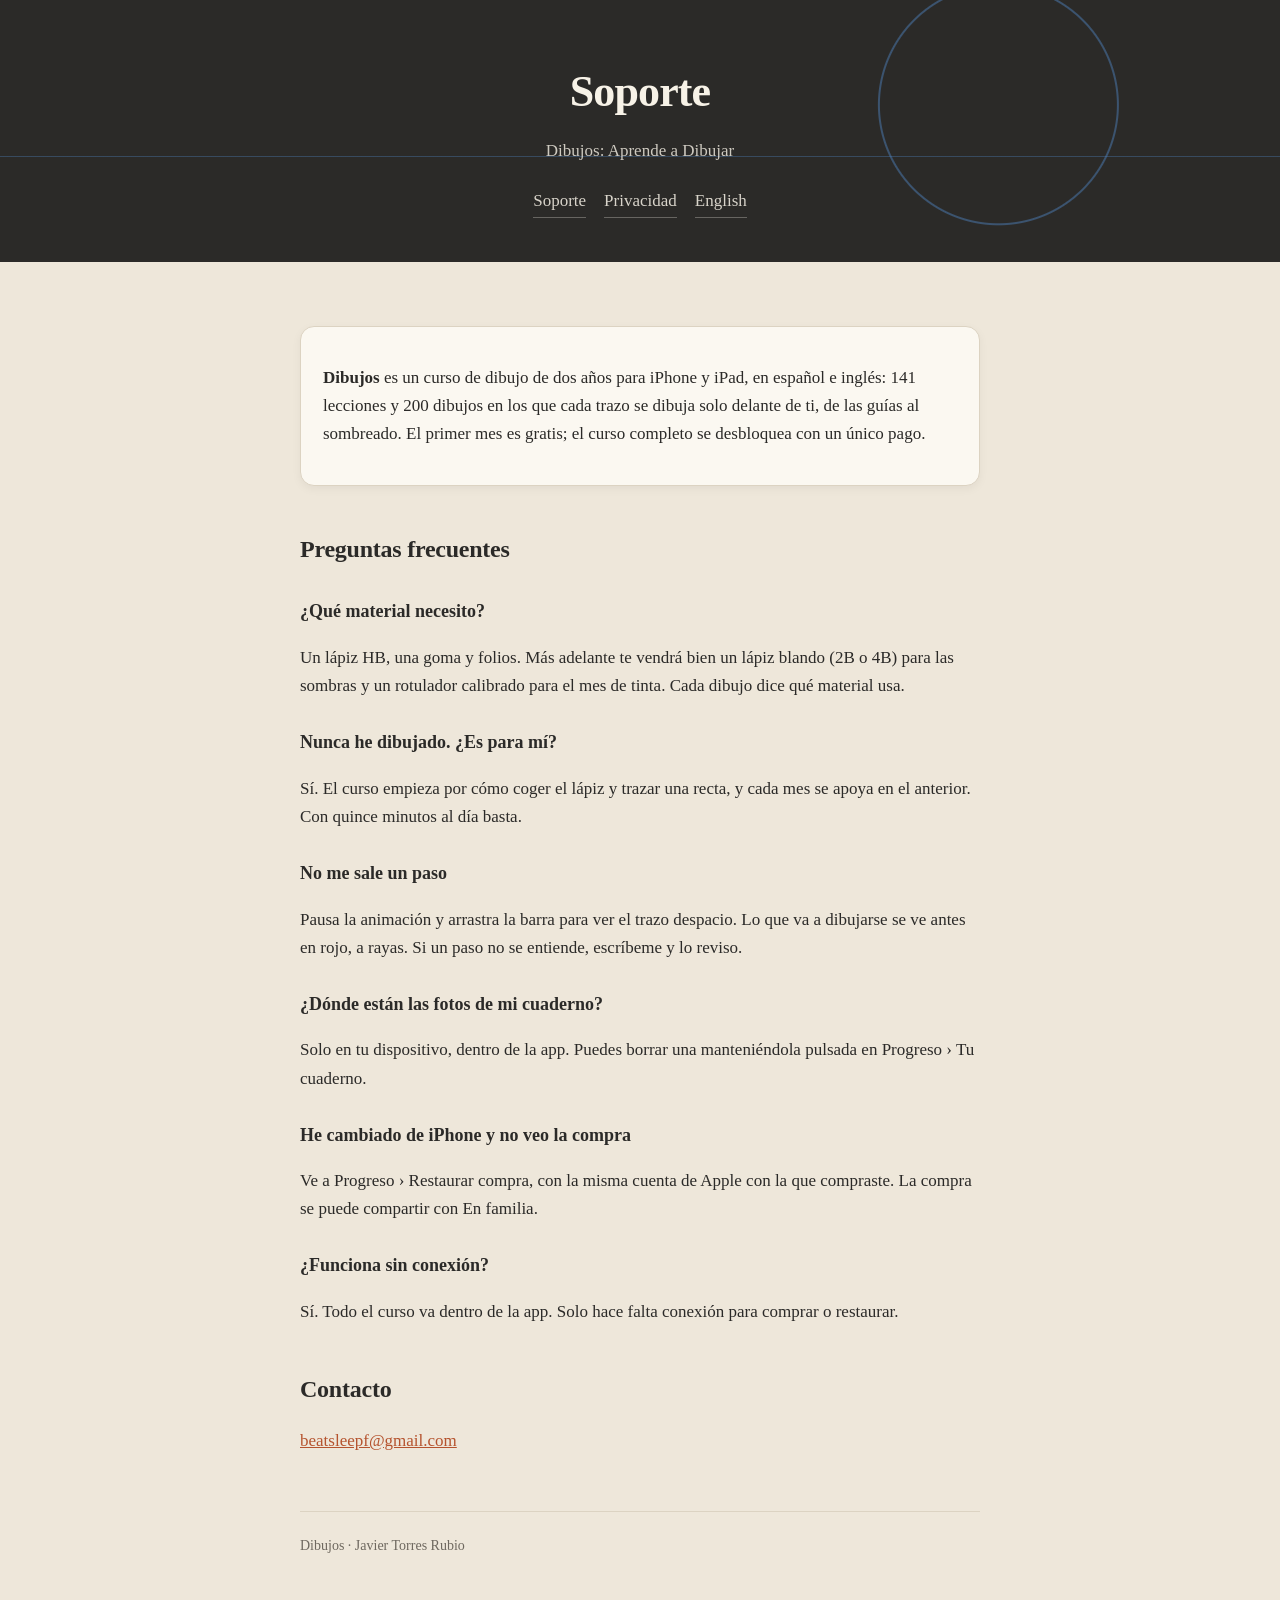
<file: index.html>
<!doctype html>
<html lang="es">
<head>
<meta charset="utf-8">
<meta name="viewport" content="width=device-width, initial-scale=1, viewport-fit=cover">
<title>Dibujos: aprende a dibujar paso a paso — Soporte</title>
<link rel="canonical" href="https://javi7899.github.io/dibujos-web/">
<link rel="alternate" hreflang="es" href="https://javi7899.github.io/dibujos-web/">
<link rel="alternate" hreflang="en" href="https://javi7899.github.io/dibujos-web/en/">
<meta name="description" content="Ayuda de Dibujos, el curso de dibujo de dos años en el que cada trazo se dibuja solo, paso a paso.">
<link rel="stylesheet" href="estilo.css">
</head>
<body>
<header>
  <h1>Soporte</h1>
  <p>Dibujos: Aprende a Dibujar</p>
  <nav><a href="index.html">Soporte</a> <a href="privacidad.html">Privacidad</a> <a href="en/" hreflang="en" lang="en">English</a></nav>
</header>
<main>
  <div class="card"><p><strong>Dibujos</strong> es un curso de dibujo de dos años para iPhone y iPad, en español e inglés: 141 lecciones y 200 dibujos en los que cada trazo se dibuja solo delante de ti, de las guías al sombreado. El primer mes es gratis; el curso completo se desbloquea con un único pago.</p></div>
  <h2>Preguntas frecuentes</h2>
  <h3>¿Qué material necesito?</h3>
  <p>Un lápiz HB, una goma y folios. Más adelante te vendrá bien un lápiz blando (2B o 4B) para las sombras y un rotulador calibrado para el mes de tinta. Cada dibujo dice qué material usa.</p>
  <h3>Nunca he dibujado. ¿Es para mí?</h3>
  <p>Sí. El curso empieza por cómo coger el lápiz y trazar una recta, y cada mes se apoya en el anterior. Con quince minutos al día basta.</p>
  <h3>No me sale un paso</h3>
  <p>Pausa la animación y arrastra la barra para ver el trazo despacio. Lo que va a dibujarse se ve antes en rojo, a rayas. Si un paso no se entiende, escríbeme y lo reviso.</p>
  <h3>¿Dónde están las fotos de mi cuaderno?</h3>
  <p>Solo en tu dispositivo, dentro de la app. Puedes borrar una manteniéndola pulsada en Progreso › Tu cuaderno.</p>
  <h3>He cambiado de iPhone y no veo la compra</h3>
  <p>Ve a Progreso › Restaurar compra, con la misma cuenta de Apple con la que compraste. La compra se puede compartir con En familia.</p>
  <h3>¿Funciona sin conexión?</h3>
  <p>Sí. Todo el curso va dentro de la app. Solo hace falta conexión para comprar o restaurar.</p>
  <h2>Contacto</h2>
  <p><span data-correo><noscript>beatsleepf (arroba) gmail.com</noscript></span></p>
  <footer>Dibujos · Javier Torres Rubio</footer>
</main>
<script src="contacto.js"></script>
</body>
</html>
</file>
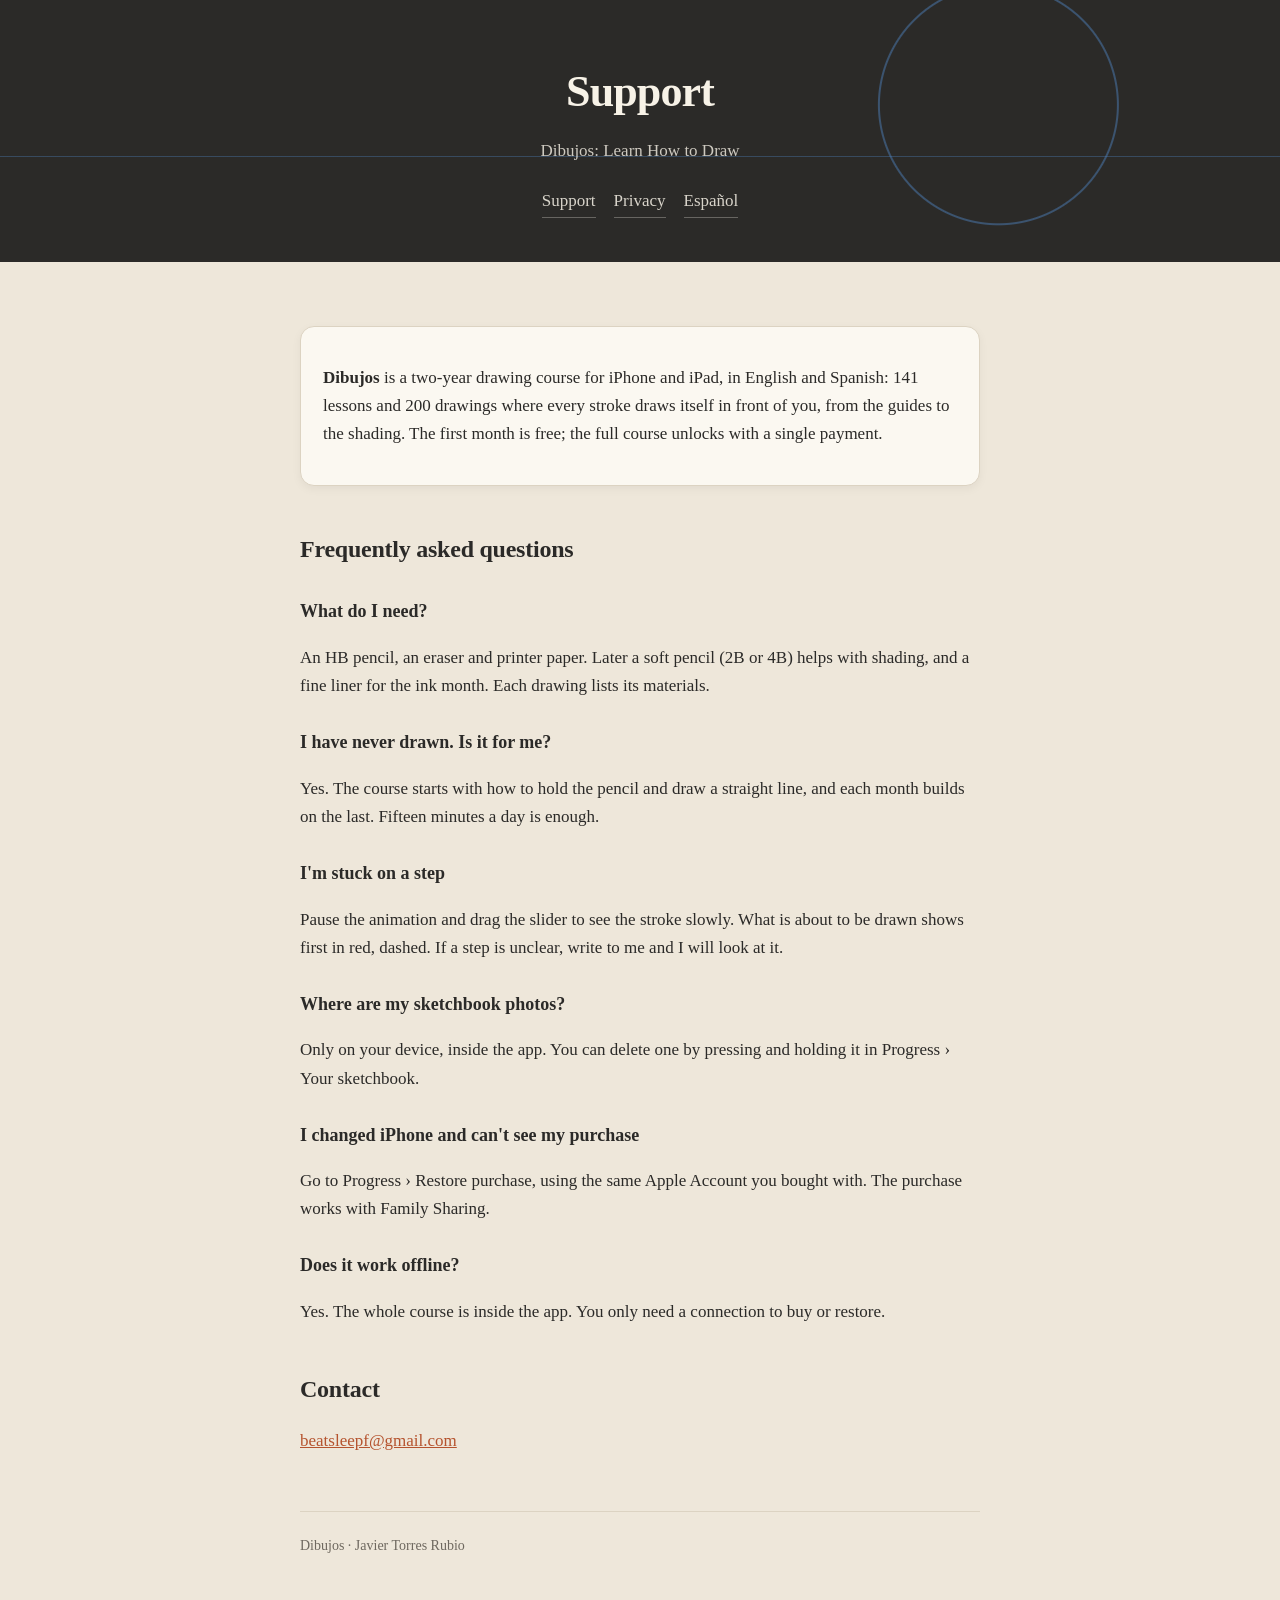
<file: en/index.html>
<!doctype html>
<html lang="en">
<head>
<meta charset="utf-8">
<meta name="viewport" content="width=device-width, initial-scale=1, viewport-fit=cover">
<title>Dibujos: learn to draw step by step — Support</title>
<link rel="canonical" href="https://javi7899.github.io/dibujos-web/en/">
<link rel="alternate" hreflang="es" href="https://javi7899.github.io/dibujos-web/">
<link rel="alternate" hreflang="en" href="https://javi7899.github.io/dibujos-web/en/">
<meta name="description" content="Help for Dibujos, the two-year drawing course where every stroke draws itself, step by step.">
<link rel="stylesheet" href="../estilo.css">
</head>
<body>
<header>
  <h1>Support</h1>
  <p>Dibujos: Learn How to Draw</p>
  <nav><a href="./">Support</a> <a href="privacy.html">Privacy</a> <a href="../" hreflang="es" lang="es">Español</a></nav>
</header>
<main>
  <div class="card"><p><strong>Dibujos</strong> is a two-year drawing course for iPhone and iPad, in English and Spanish: 141 lessons and 200 drawings where every stroke draws itself in front of you, from the guides to the shading. The first month is free; the full course unlocks with a single payment.</p></div>
  <h2>Frequently asked questions</h2>
  <h3>What do I need?</h3>
  <p>An HB pencil, an eraser and printer paper. Later a soft pencil (2B or 4B) helps with shading, and a fine liner for the ink month. Each drawing lists its materials.</p>
  <h3>I have never drawn. Is it for me?</h3>
  <p>Yes. The course starts with how to hold the pencil and draw a straight line, and each month builds on the last. Fifteen minutes a day is enough.</p>
  <h3>I'm stuck on a step</h3>
  <p>Pause the animation and drag the slider to see the stroke slowly. What is about to be drawn shows first in red, dashed. If a step is unclear, write to me and I will look at it.</p>
  <h3>Where are my sketchbook photos?</h3>
  <p>Only on your device, inside the app. You can delete one by pressing and holding it in Progress › Your sketchbook.</p>
  <h3>I changed iPhone and can't see my purchase</h3>
  <p>Go to Progress › Restore purchase, using the same Apple Account you bought with. The purchase works with Family Sharing.</p>
  <h3>Does it work offline?</h3>
  <p>Yes. The whole course is inside the app. You only need a connection to buy or restore.</p>
  <h2>Contact</h2>
  <p><span data-correo><noscript>beatsleepf (at) gmail.com</noscript></span></p>
  <footer>Dibujos · Javier Torres Rubio</footer>
</main>
<script src="contacto.js"></script>
</body>
</html>
</file>
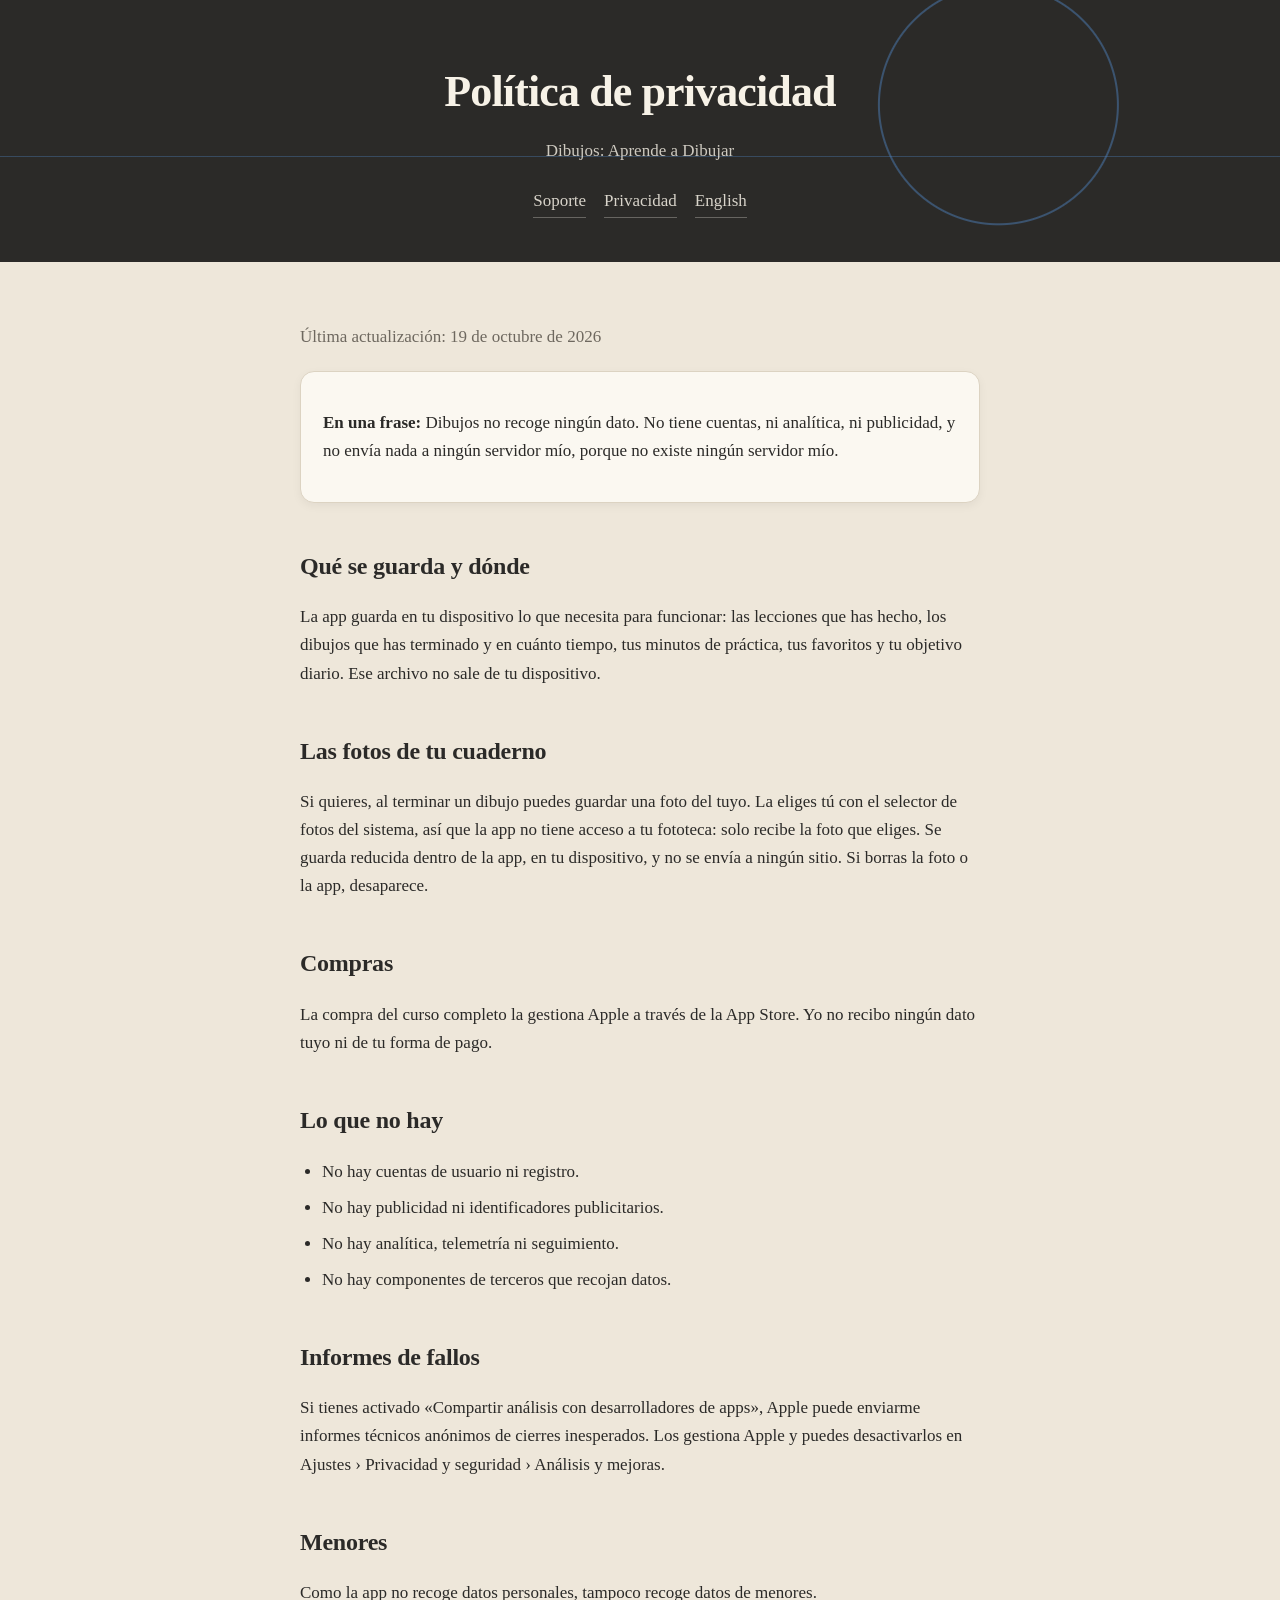
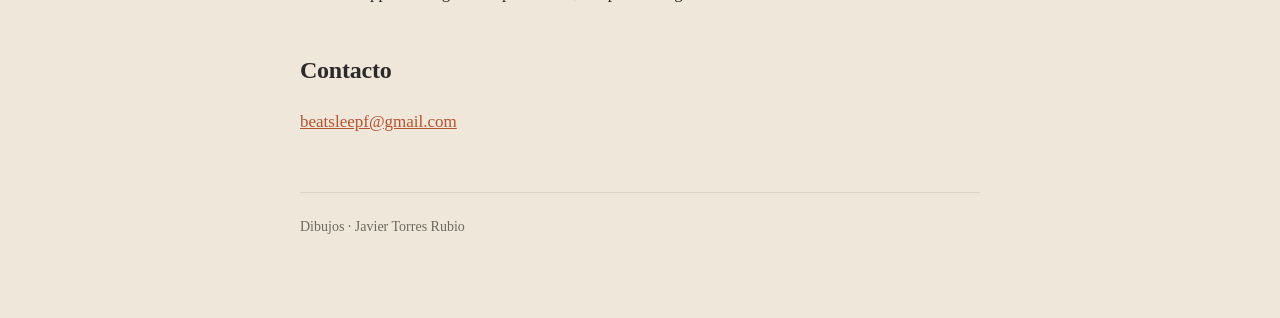
<file: privacidad.html>
<!doctype html>
<html lang="es">
<head>
<meta charset="utf-8">
<meta name="viewport" content="width=device-width, initial-scale=1, viewport-fit=cover">
<title>Política de privacidad de Dibujos</title>
<link rel="canonical" href="https://javi7899.github.io/dibujos-web/privacidad.html">
<link rel="alternate" hreflang="es" href="https://javi7899.github.io/dibujos-web/privacidad.html">
<link rel="alternate" hreflang="en" href="https://javi7899.github.io/dibujos-web/en/privacy.html">
<meta name="description" content="Dibujos no recoge datos: sin cuentas, sin analítica y sin publicidad. Tu progreso y tus fotos se quedan en tu dispositivo.">
<link rel="stylesheet" href="estilo.css">
</head>
<body>
<header>
  <h1>Política de privacidad</h1>
  <p>Dibujos: Aprende a Dibujar</p>
  <nav><a href="index.html">Soporte</a> <a href="privacidad.html">Privacidad</a> <a href="en/" hreflang="en" lang="en">English</a></nav>
</header>
<main>
  <p class="subtle">Última actualización: 19 de octubre de 2026</p>
  <div class="card"><p><strong>En una frase:</strong> Dibujos no recoge ningún dato. No tiene cuentas, ni analítica, ni publicidad, y no envía nada a ningún servidor mío, porque no existe ningún servidor mío.</p></div>
  <h2>Qué se guarda y dónde</h2>
  <p>La app guarda en tu dispositivo lo que necesita para funcionar: las lecciones que has hecho, los dibujos que has terminado y en cuánto tiempo, tus minutos de práctica, tus favoritos y tu objetivo diario. Ese archivo no sale de tu dispositivo.</p>
  <h2>Las fotos de tu cuaderno</h2>
  <p>Si quieres, al terminar un dibujo puedes guardar una foto del tuyo. La eliges tú con el selector de fotos del sistema, así que la app no tiene acceso a tu fototeca: solo recibe la foto que eliges. Se guarda reducida dentro de la app, en tu dispositivo, y no se envía a ningún sitio. Si borras la foto o la app, desaparece.</p>
  <h2>Compras</h2>
  <p>La compra del curso completo la gestiona Apple a través de la App Store. Yo no recibo ningún dato tuyo ni de tu forma de pago.</p>
  <h2>Lo que no hay</h2>
  <ul>
    <li>No hay cuentas de usuario ni registro.</li>
    <li>No hay publicidad ni identificadores publicitarios.</li>
    <li>No hay analítica, telemetría ni seguimiento.</li>
    <li>No hay componentes de terceros que recojan datos.</li>
  </ul>
  <h2>Informes de fallos</h2>
  <p>Si tienes activado «Compartir análisis con desarrolladores de apps», Apple puede enviarme informes técnicos anónimos de cierres inesperados. Los gestiona Apple y puedes desactivarlos en Ajustes › Privacidad y seguridad › Análisis y mejoras.</p>
  <h2>Menores</h2>
  <p>Como la app no recoge datos personales, tampoco recoge datos de menores.</p>
  <h2>Contacto</h2>
  <p><span data-correo><noscript>beatsleepf (arroba) gmail.com</noscript></span></p>
  <footer>Dibujos · Javier Torres Rubio</footer>
</main>
<script src="contacto.js"></script>
</body>
</html>
</file>
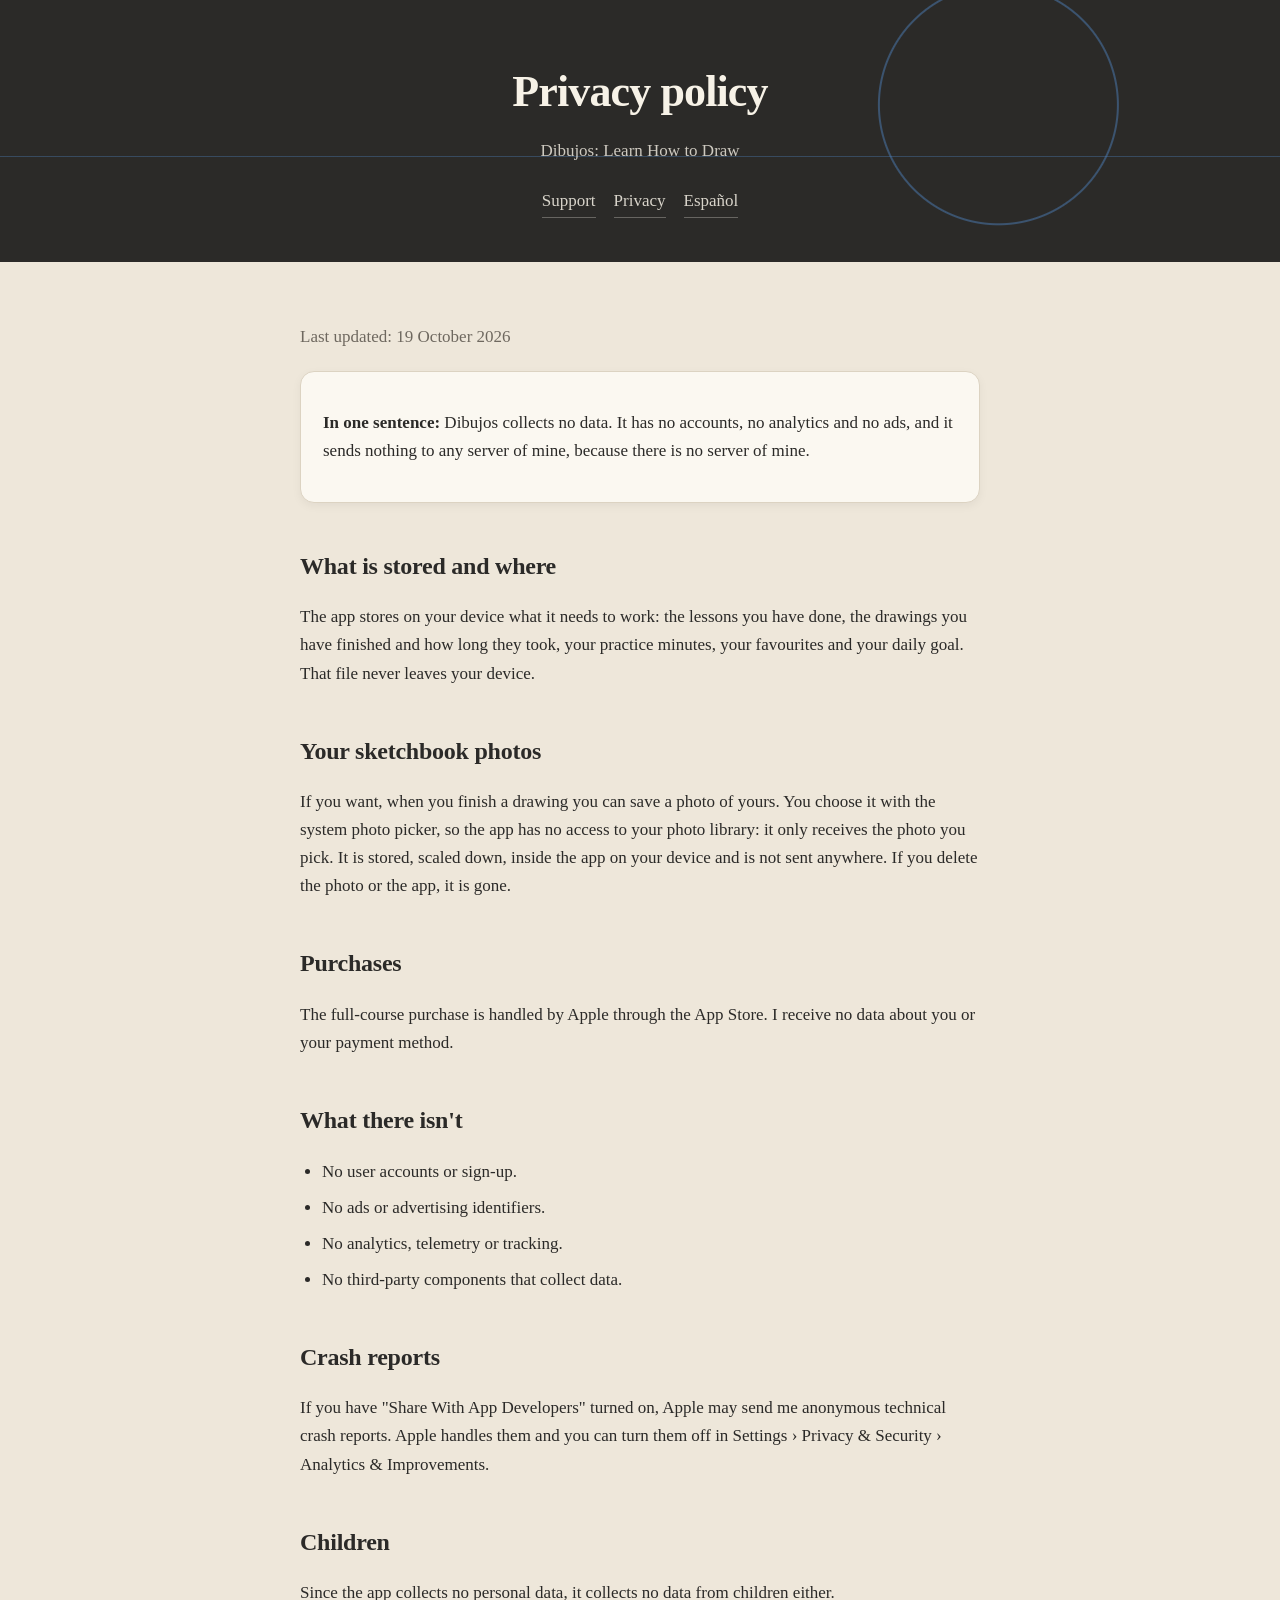
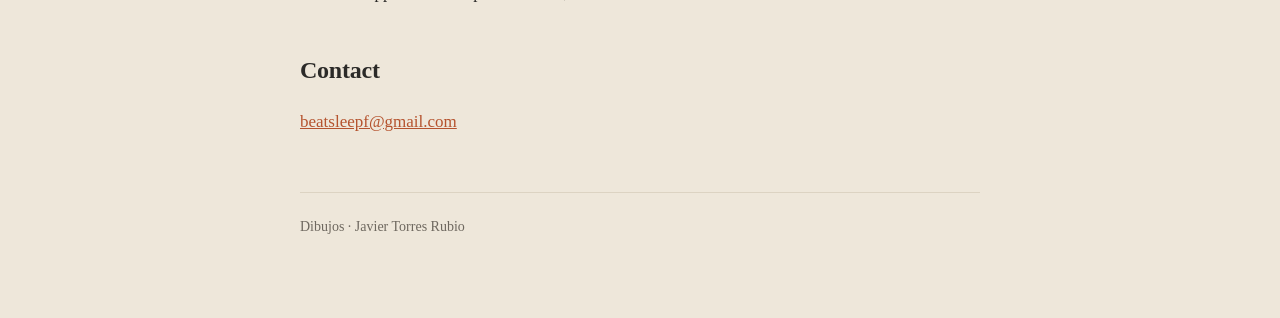
<file: en/privacy.html>
<!doctype html>
<html lang="en">
<head>
<meta charset="utf-8">
<meta name="viewport" content="width=device-width, initial-scale=1, viewport-fit=cover">
<title>Dibujos privacy policy</title>
<link rel="canonical" href="https://javi7899.github.io/dibujos-web/en/privacy.html">
<link rel="alternate" hreflang="es" href="https://javi7899.github.io/dibujos-web/privacidad.html">
<link rel="alternate" hreflang="en" href="https://javi7899.github.io/dibujos-web/en/privacy.html">
<meta name="description" content="Dibujos collects no data: no accounts, no analytics and no ads. Your progress and photos stay on your device.">
<link rel="stylesheet" href="../estilo.css">
</head>
<body>
<header>
  <h1>Privacy policy</h1>
  <p>Dibujos: Learn How to Draw</p>
  <nav><a href="./">Support</a> <a href="privacy.html">Privacy</a> <a href="../privacidad.html" hreflang="es" lang="es">Español</a></nav>
</header>
<main>
  <p class="subtle">Last updated: 19 October 2026</p>
  <div class="card"><p><strong>In one sentence:</strong> Dibujos collects no data. It has no accounts, no analytics and no ads, and it sends nothing to any server of mine, because there is no server of mine.</p></div>
  <h2>What is stored and where</h2>
  <p>The app stores on your device what it needs to work: the lessons you have done, the drawings you have finished and how long they took, your practice minutes, your favourites and your daily goal. That file never leaves your device.</p>
  <h2>Your sketchbook photos</h2>
  <p>If you want, when you finish a drawing you can save a photo of yours. You choose it with the system photo picker, so the app has no access to your photo library: it only receives the photo you pick. It is stored, scaled down, inside the app on your device and is not sent anywhere. If you delete the photo or the app, it is gone.</p>
  <h2>Purchases</h2>
  <p>The full-course purchase is handled by Apple through the App Store. I receive no data about you or your payment method.</p>
  <h2>What there isn't</h2>
  <ul>
    <li>No user accounts or sign-up.</li>
    <li>No ads or advertising identifiers.</li>
    <li>No analytics, telemetry or tracking.</li>
    <li>No third-party components that collect data.</li>
  </ul>
  <h2>Crash reports</h2>
  <p>If you have "Share With App Developers" turned on, Apple may send me anonymous technical crash reports. Apple handles them and you can turn them off in Settings › Privacy &amp; Security › Analytics &amp; Improvements.</p>
  <h2>Children</h2>
  <p>Since the app collects no personal data, it collects no data from children either.</p>
  <h2>Contact</h2>
  <p><span data-correo><noscript>beatsleepf (at) gmail.com</noscript></span></p>
  <footer>Dibujos · Javier Torres Rubio</footer>
</main>
<script src="contacto.js"></script>
</body>
</html>
</file>
<file: estilo.css>
/* El cuaderno de Dibujos: papel crema, grafito y sanguina. */
:root {
  --canvas: #EEE7DA; --surface: #FBF8F1; --ink: #2B2A28; --subtle: #6E685F;
  --hairline: #DCD3C2; --brand: #B5532E; --deep: #2B2A28; --guide: #4F86C6;
}
@media (prefers-color-scheme: dark) {
  :root {
    --canvas: #1B1916; --surface: #292622; --ink: #EDE7DC; --subtle: #A59D91;
    --hairline: #3D3832; --brand: #E27D58; --deep: #12110F;
  }
}
* { box-sizing: border-box; }
body {
  margin: 0; background: var(--canvas); color: var(--ink);
  font: 17px/1.65 "New York", "Iowan Old Style", Georgia, serif;
  -webkit-font-smoothing: antialiased;
}
/* Nada de backdrop-filter en una cabecera fija: oscurece la página de debajo. */
header {
  background: var(--deep); color: #F7F2E7; padding: 56px 20px 44px; text-align: center;
  background-image: radial-gradient(circle at 78% 40%, transparent 0 118px, rgba(79,134,198,.45) 119px 120px, transparent 121px),
                    linear-gradient(rgba(79,134,198,.35), rgba(79,134,198,.35));
  background-size: 100% 100%, 100% 1px; background-position: 0 0, 0 60%; background-repeat: no-repeat;
}
header h1 { margin: 0 0 8px; font-size: clamp(30px, 7vw, 44px); letter-spacing: -0.02em; }
header p { margin: 0; opacity: 0.8; font-size: 17px; }
nav { display: flex; gap: 18px; justify-content: center; margin-top: 22px; flex-wrap: wrap; }
nav a { color: #F7F2E7; opacity: 0.85; text-decoration: none; border-bottom: 1px solid rgba(247,242,231,.35); padding-bottom: 2px; }
nav a:hover { opacity: 1; }
main { max-width: 720px; margin: 0 auto; padding: 44px 20px 80px; }
h2 { font-size: 24px; margin: 44px 0 12px; letter-spacing: -0.01em; }
h3 { font-size: 18px; margin: 28px 0 6px; }
.subtle { color: var(--subtle); }
ul { padding-left: 22px; }
li { margin-bottom: 8px; }
.card {
  background: var(--surface); border: 1px solid var(--hairline);
  border-radius: 14px; padding: 20px 22px; margin: 20px 0; box-shadow: 0 3px 10px rgba(0,0,0,.05);
}
a { color: var(--brand); }
footer { border-top: 1px solid var(--hairline); margin-top: 56px; padding-top: 22px; color: var(--subtle); font-size: 14px; }
@media (prefers-reduced-motion: reduce) { * { transition: none !important; animation: none !important; } }
</file>
